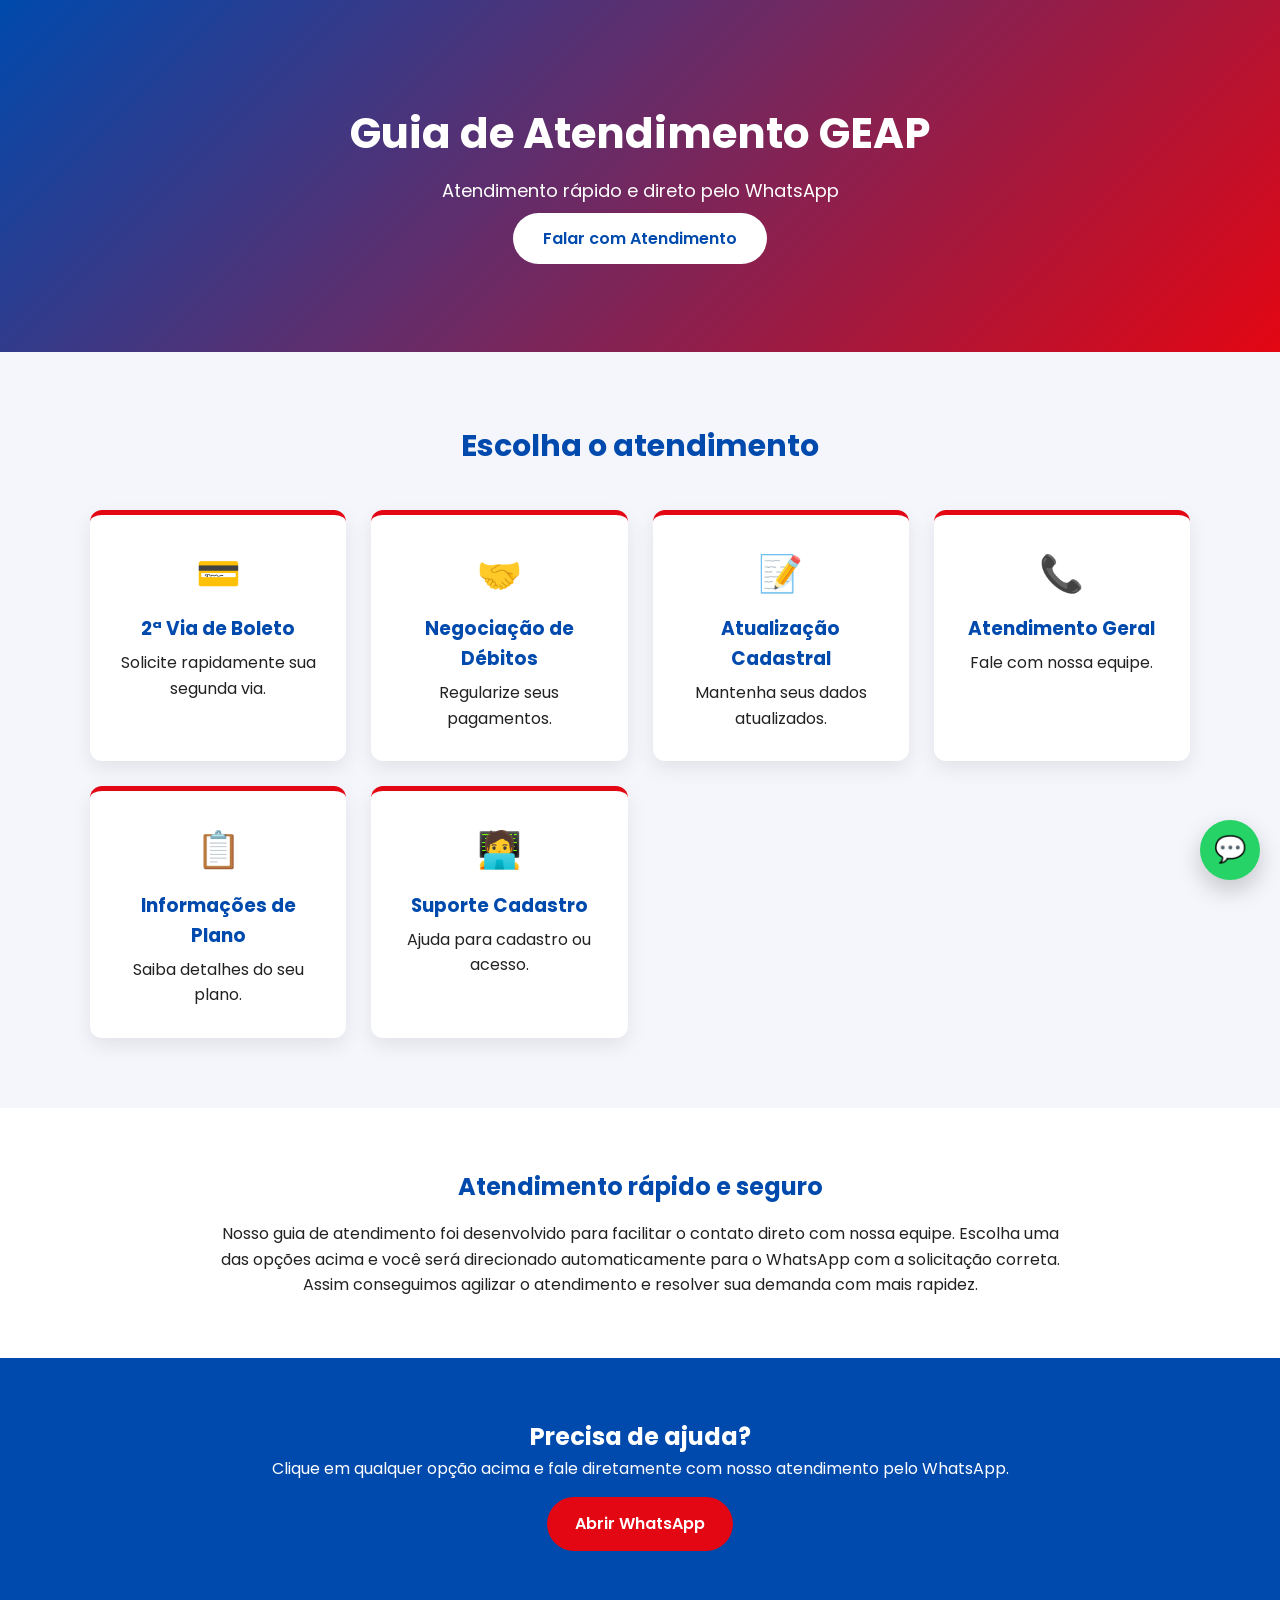
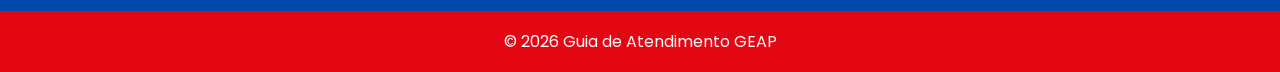
<file: index.html>
<!DOCTYPE html><html lang="pt-BR"><head>
<meta charset="UTF-8">
<meta name="viewport" content="width=device-width, initial-scale=1.0">
<title>Guia de Atendimento GEAP</title>

<link rel="preconnect" href="https://fonts.googleapis.com">
<link rel="preconnect" href="https://fonts.gstatic.com" crossorigin="">
<link href="https://fonts.googleapis.com/css2?family=Poppins:wght@300;400;600;700&display=swap" rel="stylesheet">

<link rel="stylesheet" href="css/style.css">

</head>
<body>

<header class="hero">
<div class="hero-content">
<h1>Guia de Atendimento GEAP</h1>
<p>Atendimento rápido e direto pelo WhatsApp</p>
<a class="hero-btn" href="https://wa.me/5511913609428" target="_blank">Falar com Atendimento</a>
</div>
</header>

<section class="services">

<h2>Escolha o atendimento</h2>

<div class="services-grid">

<a class="service-card" href="https://wa.me/5511913609428?text=Olá,%20preciso%20da%202ª%20via%20do%20boleto" target="_blank">
<div class="icon">💳</div>
<h3>2ª Via de Boleto</h3>
<p>Solicite rapidamente sua segunda via.</p>
</a>

<a class="service-card" href="https://wa.me/5511913609428?text=Olá,%20quero%20negociar%20meus%20débitos" target="_blank">
<div class="icon">🤝</div>
<h3>Negociação de Débitos</h3>
<p>Regularize seus pagamentos.</p>
</a>

<a class="service-card" href="https://wa.me/5511913609428?text=Olá,%20quero%20atualizar%20meu%20cadastro" target="_blank">
<div class="icon">📝</div>
<h3>Atualização Cadastral</h3>
<p>Mantenha seus dados atualizados.</p>
</a>

<a class="service-card" href="https://wa.me/5511913609428?text=Olá,%20preciso%20de%20atendimento%20geral" target="_blank">
<div class="icon">📞</div>
<h3>Atendimento Geral</h3>
<p>Fale com nossa equipe.</p>
</a>

<a class="service-card" href="https://wa.me/5511913609428?text=Olá,%20quero%20informações%20sobre%20plano" target="_blank">
<div class="icon">📋</div>
<h3>Informações de Plano</h3>
<p>Saiba detalhes do seu plano.</p>
</a>

<a class="service-card" href="https://wa.me/5511913609428?text=Olá,%20quero%20suporte%20no%20cadastro" target="_blank">
<div class="icon">🧑‍💻</div>
<h3>Suporte Cadastro</h3>
<p>Ajuda para cadastro ou acesso.</p>
</a>

</div>

</section>

<section class="about">
<h2>Atendimento rápido e seguro</h2>
<p>
Nosso guia de atendimento foi desenvolvido para facilitar o contato direto com nossa equipe.
Escolha uma das opções acima e você será direcionado automaticamente para o WhatsApp
com a solicitação correta. Assim conseguimos agilizar o atendimento e resolver sua demanda
com mais rapidez.
</p>
</section>

<section class="help">
<h2>Precisa de ajuda?</h2>
<p>Clique em qualquer opção acima e fale diretamente com nosso atendimento pelo WhatsApp.</p>
<a class="help-btn" href="https://wa.me/5511913609428" target="_blank">Abrir WhatsApp</a>
</section>

<footer>
<p>© 2026 Guia de Atendimento GEAP</p>
</footer>

<a class="whatsapp-float" href="https://wa.me/5511913609428" target="_blank">💬</a>

<script src="js/script.js"></script>



</body></html>
</file>
<file: css/style.css>
*{
margin:0;
padding:0;
box-sizing:border-box;
font-family:'Poppins',sans-serif;
}

body{
background:#ffffff;
color:#222;
line-height:1.6;
}

/* HERO */

.hero{
background:linear-gradient(135deg,#004aad,#e30613);
color:white;
padding:100px 20px;
text-align:center;
}

.hero h1{
font-size:42px;
margin-bottom:10px;
}

.hero p{
font-size:18px;
margin-bottom:20px;
}

.hero-btn{
background:white;
color:#004aad;
padding:14px 30px;
border-radius:30px;
text-decoration:none;
font-weight:600;
transition:0.3s;
}

.hero-btn:hover{
background:#e30613;
color:white;
}

/* SERVICES */

.services{
padding:70px 20px;
text-align:center;
background:#f4f6fb;
}

.services h2{
font-size:30px;
margin-bottom:40px;
color:#004aad;
}

.services-grid{
display:grid;
grid-template-columns:repeat(auto-fit,minmax(220px,1fr));
gap:25px;
max-width:1100px;
margin:auto;
}

.service-card{
background:white;
border-radius:12px;
padding:30px;
text-decoration:none;
color:#222;
box-shadow:0 8px 20px rgba(0,0,0,0.08);
transition:0.3s;
border-top:5px solid #e30613;
opacity:0;
transform:translateY(30px);
}

.service-card.visible{
opacity:1;
transform:translateY(0);
transition:all 0.6s ease;
}

.service-card:hover{
transform:translateY(-8px);
box-shadow:0 15px 30px rgba(0,0,0,0.15);
}

.service-card .icon{
font-size:36px;
margin-bottom:12px;
}

.service-card h3{
color:#004aad;
margin-bottom:6px;
}

/* ABOUT */

.about{
padding:60px 20px;
text-align:center;
max-width:900px;
margin:auto;
}

.about h2{
color:#004aad;
margin-bottom:15px;
}

/* HELP */

.help{
background:#004aad;
color:white;
text-align:center;
padding:60px 20px;
}

.help-btn{
display:inline-block;
margin-top:15px;
background:#e30613;
padding:14px 28px;
border-radius:30px;
color:white;
text-decoration:none;
font-weight:600;
}

/* FOOTER */

footer{
background:#e30613;
color:white;
text-align:center;
padding:18px;
}

/* WHATSAPP FLOAT */

.whatsapp-float{
position:fixed;
right:20px;
bottom:20px;
background:#25D366;
color:white;
font-size:26px;
width:60px;
height:60px;
display:flex;
align-items:center;
justify-content:center;
border-radius:50%;
text-decoration:none;
box-shadow:0 10px 25px rgba(0,0,0,0.2);
}
</file>
